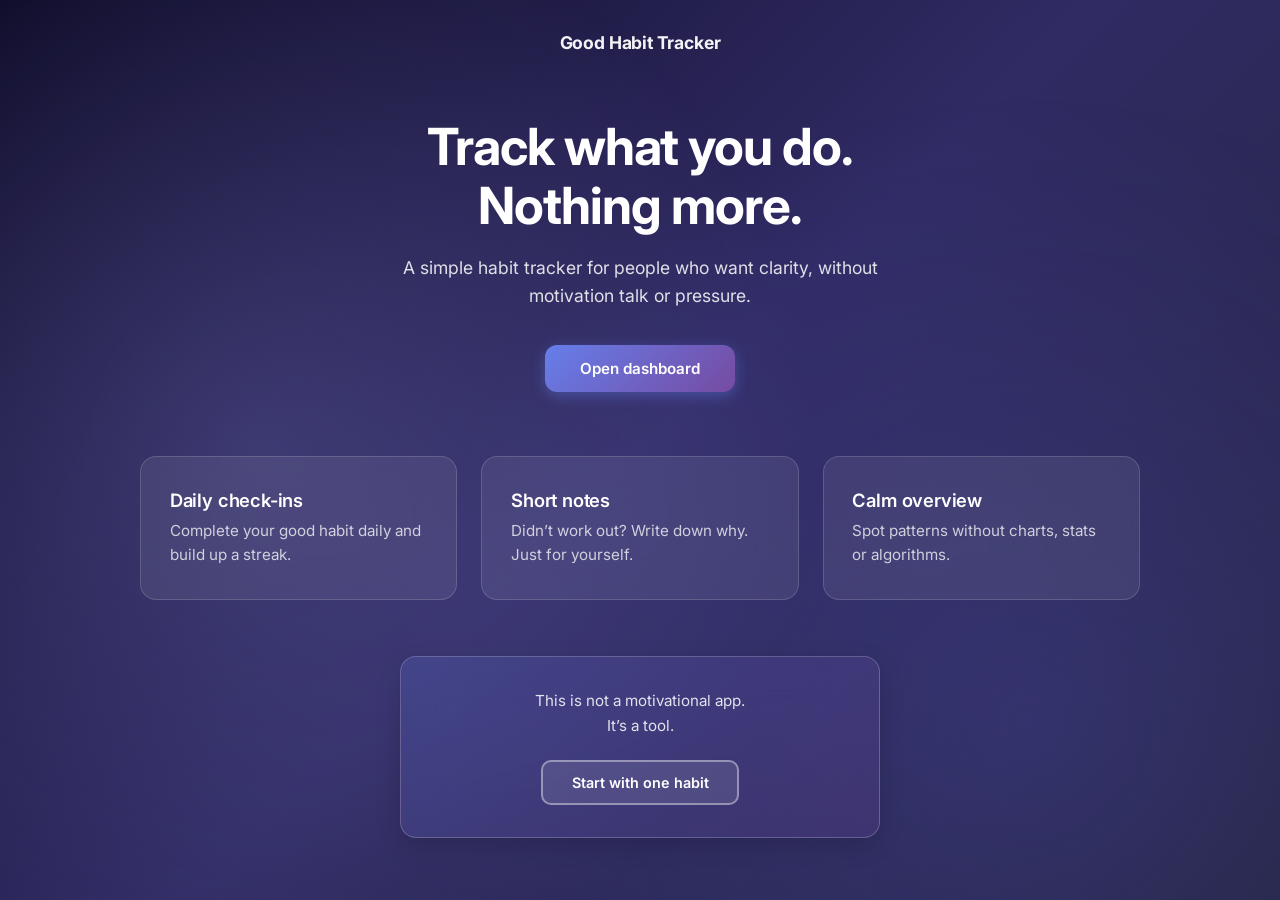
<file: index.html>
<!DOCTYPE html>
<html lang="en">

<head>
    <meta charset="UTF-8" />
    <meta name="viewport" content="width=device-width, initial-scale=1.0" />
    <title>Good Habit Tracker</title>



    <link rel="stylesheet" href="styles/index.css">
    <link rel="preconnect" href="https://fonts.googleapis.com">
    <link rel="preconnect" href="https://fonts.gstatic.com" crossorigin>
    <link href="https://fonts.googleapis.com/css2?family=Inter:wght@400;500;600;700;800&display=swap" rel="stylesheet">
</head>

<body>
    <main class="landing">

        <nav class="landing-nav">
            <span class="logo">Good Habit Tracker</span>
        </nav>

        <section class="hero">
            <h1>Track what you do.<br>Nothing more.</h1>
            <p>
                A simple habit tracker for people who want clarity,
                without motivation talk or pressure.
            </p>
            <a href="dashboard.html" class="primary-btn">Open dashboard</a>
        </section>

        <section class="info">
            <div class="info-item">
                <h3>Daily check-ins</h3>
                <p>Complete your good habit daily and build up a streak.</p>
            </div>

            <div class="info-item">
                <h3>Short notes</h3>
                <p>Didn’t work out? Write down why. Just for yourself.</p>
            </div>

            <div class="info-item">
                <h3>Calm overview</h3>
                <p>Spot patterns without charts, stats or algorithms.</p>
            </div>
        </section>

        <section class="closing">
            <p>
                This is not a motivational app.<br>
                It’s a tool.
            </p>
            <a href="dashboard.html" class="secondary-btn">
                Start with one habit
            </a>
        </section>

    </main>
</body>

</html>
</file>
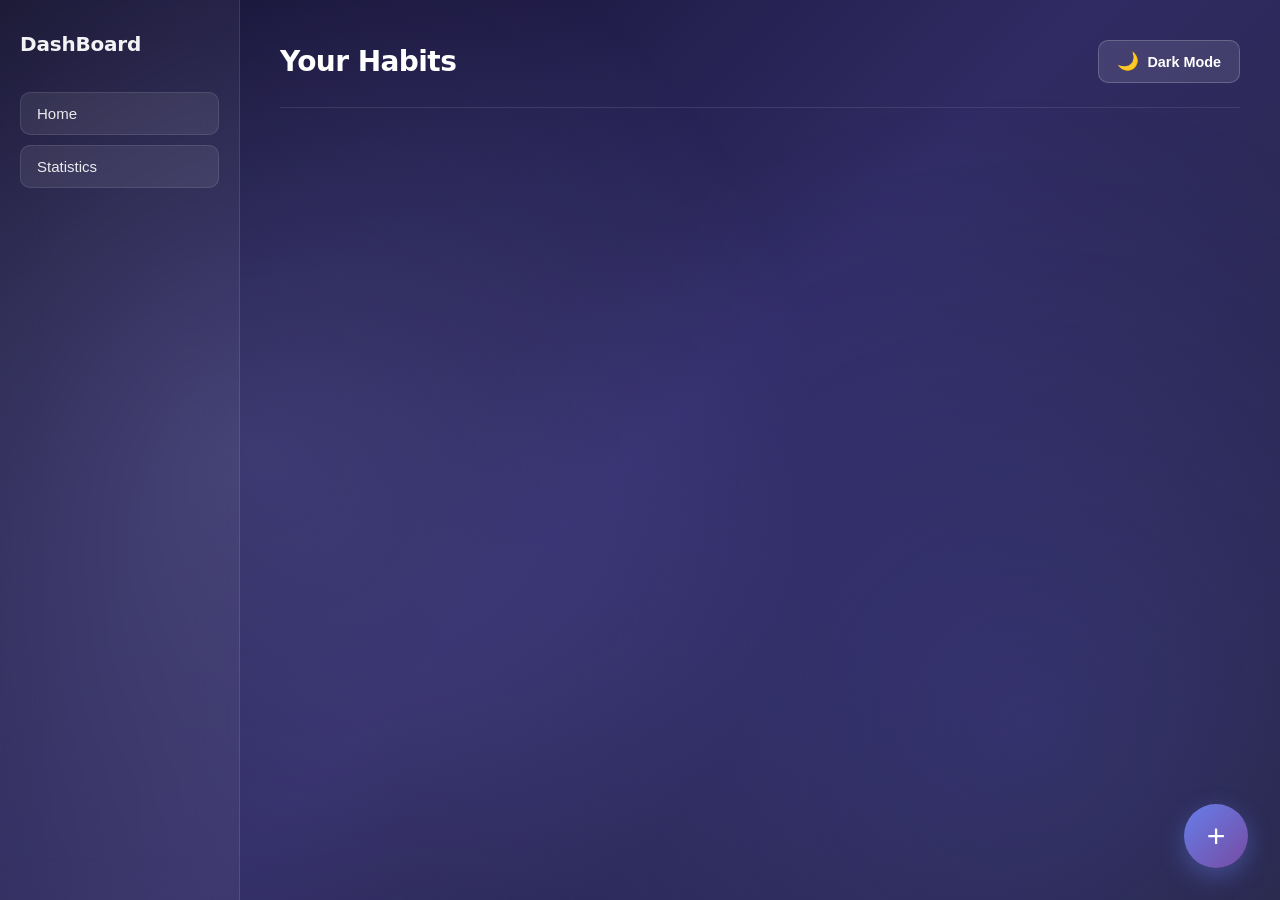
<file: dashboard.html>
<!DOCTYPE html>
<html lang="en">

<head>
    <meta charset="UTF-8" />
    <meta name="viewport" content="width=device-width, initial-scale=1.0" />
    <title>Habit Tracker Dashboard</title>
    <script>
        (function () {
            const theme = localStorage.getItem("theme");
            if (theme === "dark") {
                document.documentElement.classList.add("dark-mode");
            }
        })();
    </script>
    <link rel="stylesheet" href="styles/main.css" />
</head>

<body>

    <div id="dashboard-container">

        <!-- Sidebar -->
        <aside id="sidebar">
            <h2>DashBoard</h2>
            <nav>
                <ul>
                    <li><button onclick="window.location.href='index.html'" class="sidebar-btn">Home</button></li>
                    <li><button onclick="window.location.href='stats.html'" class="sidebar-btn">Statistics</button></li>
                </ul>
            </nav>
        </aside>

        <!-- Main content -->
        <main id="dashboard">
            <header class="dashboard-header">
                <h1>Your Habits</h1>
                <button id="darkmode-toggle" class="darkmode-btn">
                    <span>🌙</span> Dark Mode
                </button>
            </header>

            <div id="habits-grid"></div>
        </main>

        <!-- Floating Action Button -->
        <button id="add-habit-btn" class="fab">+</button>

        <!-- Modal (create & detail) -->
        <div id="habit-modal" class="modal">
            <div class="modal-content">
                <h3 id="modal-title">Create Habit</h3>
                <input id="habit-name" placeholder="Habit name" />
                <textarea id="habit-desc" placeholder="Description"></textarea>
                <div class="modal-actions">
                    <button class="btn" id="close-modal-btn">Cancel</button>
                    <button class="btn" id="confirm-btn">Create</button>

                </div>
            </div>
        </div>

        <div id="habit-detail-modal" class="modal">
            <div class="modal-content habit-detail">
                <h3 id="detail-title"></h3>
                <h3 id="detailStreak"></h3>
                <p id="detail-desc"></p>
                <div class="daily-log-section">
                    <label class="checkbox-row">
                        <input type="checkbox" id="completed-today" />
                        <span>Completed today</span>
                    </label>

                    <textarea id="daily-note" placeholder="Optional note for today..."></textarea>
                </div>
                <div class="detail-actions">
                    <button id="complete-today-btn" class="primary">
                        Complete for today
                    </button>
                    <button id="delete-habit-btn" class="danger">
                        Delete habit
                    </button>
                </div>
            </div>
        </div>
        <div id="delhabit" class="modal">
            <div class="modal-content delete-modal">
                <h3 id="delete-title">Delete habit</h3>
                <p id="detail-desc">Are you sure you want to delete this habit?</p>
                <button id="delete-habit-btn1" class="danger">
                    Delete habit
                </button>
            </div>
        </div>
    </div>

    </div>

    <script type="module" src="scripts/app.js"></script>
    <script type="module" src="scripts/darkmode.js"></script>
    <script type="module" src="scripts/statistics.js"></script>
</body>


</html>
</file>
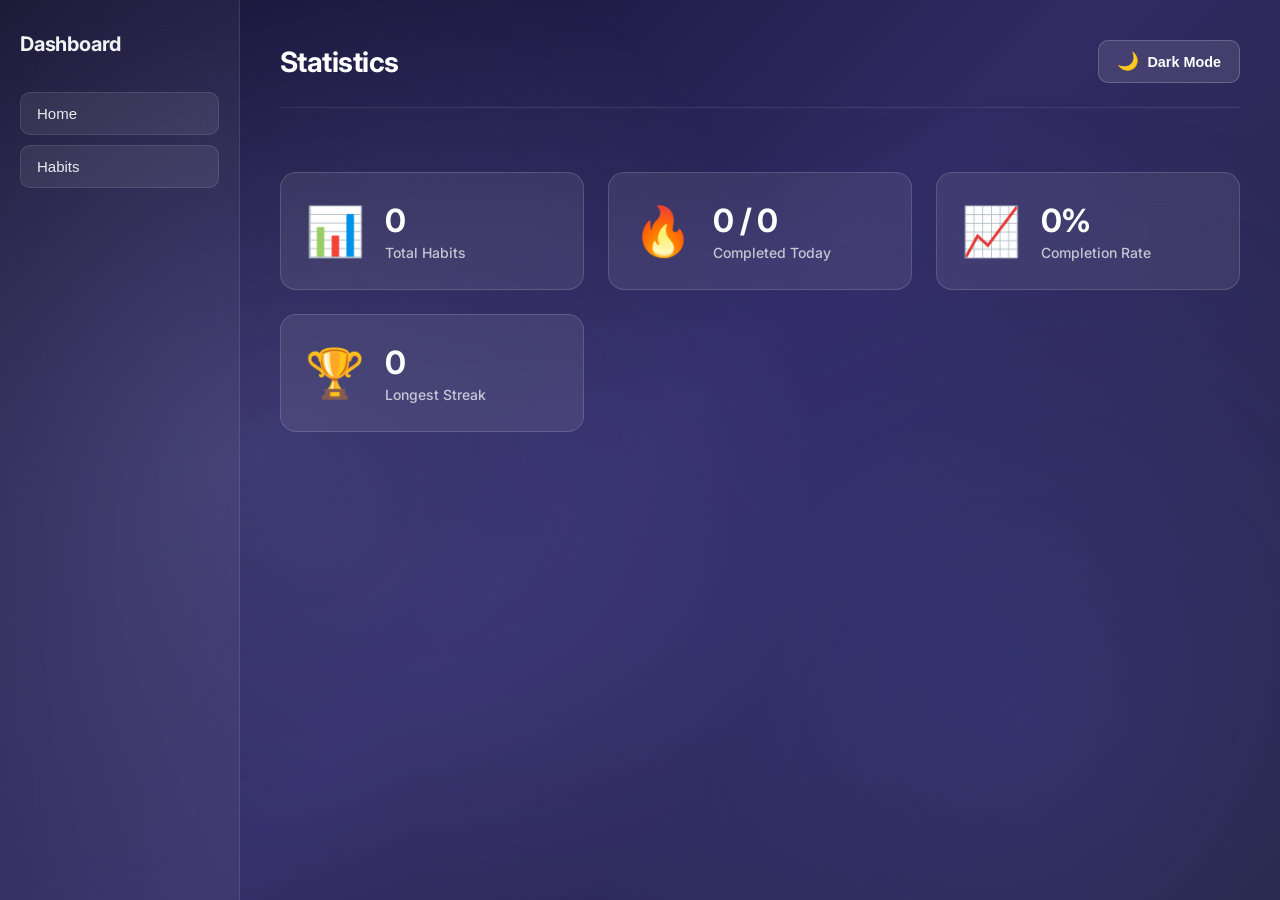
<file: stats.html>
<!DOCTYPE html>
<html lang="en">

<head>
    <meta charset="UTF-8" />
    <meta name="viewport" content="width=device-width, initial-scale=1.0" />
    <title>Statistics - Habit Tracker</title>
    <script>
        (function () {
            const theme = localStorage.getItem("theme");
            if (theme === "dark") {
                document.documentElement.classList.add("dark-mode");
            }
        })();
    </script>
    <link rel="stylesheet" href="styles/main.css" />
    <link rel="preconnect" href="https://fonts.googleapis.com">
    <link rel="preconnect" href="https://fonts.gstatic.com" crossorigin>
    <link href="https://fonts.googleapis.com/css2?family=Inter:wght@400;500;600;700;800&display=swap" rel="stylesheet">
</head>

<body>

    <div id="dashboard-container">

        <!-- Sidebar -->
        <aside id="sidebar">
            <h2>Dashboard</h2>
            <nav>
                <ul>
                    <li><button onclick="window.location.href='index.html'" class="sidebar-btn">Home</button></li>
                    <li><button onclick="window.location.href='dashboard.html'" class="sidebar-btn">Habits</button></li>
                    </li>
                </ul>
            </nav>
        </aside>

        <!-- Main content -->
        <main id="dashboard">
            <header class="dashboard-header">
                <h1>Statistics</h1>
                <button id="darkmode-toggle" class="darkmode-btn">
                    <span>🌙</span> Dark Mode
                </button>
            </header>

            <!-- Stats Overview -->
            <div class="stats-overview">
                <div class="stat-card">
                    <div class="stat-icon">📊</div>
                    <div class="stat-content">
                        <h3 id="total-habits">0</h3>
                        <p>Total Habits</p>
                    </div>
                </div>

                <div class="stat-card">
                    <div class="stat-icon">🔥</div>
                    <div class="stat-content">
                        <h3 id="completed-total">0 / 0</h3>
                        <p>Completed Today</p>
                    </div>
                </div>

                <div class="stat-card">
                    <div class="stat-icon">📈</div>
                    <div class="stat-content">
                        <h3 id="completion-rate">0%</h3>
                        <p>Completion Rate</p>
                    </div>
                </div>

                <div class="stat-card">
                    <div class="stat-icon">🏆</div>
                    <div class="stat-content">
                        <h3 id="longest-streak">0</h3>
                        <p>Longest Streak</p>
                    </div>
                </div>
            </div>

        </main>

    </div>

    <script type="module" src="scripts/app.js"></script>
    <script type="module" src="scripts/darkmode.js"></script>
    <script type="module" src="scripts/statistics.js"></script>
</body>


</html>
</file>
<file: styles/index.css>
* {
    box-sizing: border-box;
    margin: 0;
    padding: 0;
}

body {
    font-family: 'Inter', system-ui, sans-serif;
    color: #1e293b;
    margin: 0;
    overflow-x: hidden;
    background: #0f0c29;
    background: linear-gradient(135deg, #0f0c29 0%, #302b63 50%, #24243e 100%);
    min-height: 100vh;
    position: relative;
}

body::before {
    content: "";
    position: fixed;
    top: 0;
    left: 0;
    width: 100%;
    height: 100%;
    background:
        radial-gradient(circle at 20% 50%, rgba(120, 119, 198, 0.3) 0%, transparent 50%),
        radial-gradient(circle at 80% 80%, rgba(99, 102, 241, 0.2) 0%, transparent 50%);
    pointer-events: none;
    z-index: 0;
}

/* Layout */
.landing {
    max-width: 1200px;
    margin: 0 auto;
    padding: 2rem 1.5rem 3rem;
    position: relative;
    z-index: 1;
}

/* Nav */
.landing-nav {
    display: flex;
    justify-content: center;
    align-items: center;
    margin-bottom: 4rem;
}

.logo {
    font-weight: 700;
    font-size: 1.1rem;
    letter-spacing: -0.01em;
    color: #ffffff;
    opacity: 0.95;
}

/* Hero */
.hero {
    text-align: center;
    max-width: 680px;
    margin: 0 auto 4rem;
}

.hero h1 {
    font-size: 3.2rem;
    font-weight: 700;
    line-height: 1.15;
    letter-spacing: -0.02em;
    margin-bottom: 1.2rem;
    color: #ffffff;
}

.hero p {
    font-size: 1.1rem;
    color: rgba(255, 255, 255, 0.85);
    max-width: 520px;
    margin: 0 auto 2.2rem;
    line-height: 1.6;
}

/* Buttons */
.primary-btn {
    display: inline-block;
    padding: 0.85rem 2.2rem;
    font-weight: 600;
    font-size: 0.95rem;
    border-radius: 12px;
    background: linear-gradient(135deg, #667eea 0%, #764ba2 100%);
    color: #ffffff;
    box-shadow: 0 4px 14px rgba(102, 126, 234, 0.4);
    transition: all 0.2s ease;
    text-decoration: none;
}

.primary-btn:hover {
    transform: translateY(-2px);
    box-shadow: 0 6px 20px rgba(102, 126, 234, 0.5);
}

/* Cards */
.info {
    display: flex;
    gap: 1.5rem;
    max-width: 1000px;
    margin: 0 auto 3.5rem;
}

.info-item {
    flex: 1;
    background: rgba(255, 255, 255, 0.08);
    backdrop-filter: blur(20px);
    -webkit-backdrop-filter: blur(20px);
    border-radius: 16px;
    padding: 2rem 1.8rem;
    border: 1px solid rgba(255, 255, 255, 0.15);
    transition: all 0.3s ease;
}

.info-item:hover {
    transform: translateY(-4px);
    background: rgba(255, 255, 255, 0.12);
    box-shadow: 0 12px 30px rgba(0, 0, 0, 0.2);
    border-color: rgba(255, 255, 255, 0.25);
}

.info-item h3 {
    font-size: 1.15rem;
    font-weight: 600;
    margin-bottom: 0.5rem;
    letter-spacing: -0.01em;
    color: #ffffff;
}

.info-item p {
    font-size: 0.95rem;
    color: rgba(255, 255, 255, 0.75);
    line-height: 1.6;
}

/* Closing */
.closing {
    text-align: center;
    max-width: 480px;
    margin: 0 auto;
    background: linear-gradient(135deg, rgba(102, 126, 234, 0.2) 0%, rgba(118, 75, 162, 0.2) 100%);
    backdrop-filter: blur(20px);
    -webkit-backdrop-filter: blur(20px);
    padding: 2rem 1.8rem;
    border-radius: 16px;
    border: 1px solid rgba(255, 255, 255, 0.2);
    box-shadow: 0 8px 24px rgba(0, 0, 0, 0.15);
}

.closing p {
    font-size: 0.95rem;
    color: rgba(255, 255, 255, 0.85);
    margin-bottom: 1.4rem;
    line-height: 1.6;
}

.secondary-btn {
    display: inline-block;
    padding: 0.75rem 1.8rem;
    border-radius: 10px;
    font-size: 0.9rem;
    font-weight: 600;
    border: 2px solid rgba(255, 255, 255, 0.4);
    background: rgba(255, 255, 255, 0.1);
    color: #ffffff;
    text-decoration: none;
    transition: all 0.2s ease;
}

.secondary-btn:hover {
    background: rgba(255, 255, 255, 0.2);
    border-color: rgba(255, 255, 255, 0.6);
}

/* Responsive */
@media (max-width: 900px) {
    .info {
        flex-direction: column;
    }

    .hero h1 {
        font-size: 2.4rem;
    }

    .hero p {
        font-size: 1rem;
    }
}
</file>
<file: styles/main.css>
/* =========================
   Base / Reset
========================= */
* {
    box-sizing: border-box;
    margin: 0;
    padding: 0;
}

body {
    font-family: 'Inter', system-ui, sans-serif;
    background: linear-gradient(135deg, #0f0c29 0%, #302b63 50%, #24243e 100%);
    color: #ffffff;
    overflow-x: hidden;
    min-height: 100vh;
    position: relative;
}

body::before {
    content: "";
    position: fixed;
    top: 0;
    left: 0;
    width: 100%;
    height: 100%;
    background:
        radial-gradient(circle at 20% 50%, rgba(120, 119, 198, 0.3) 0%, transparent 50%),
        radial-gradient(circle at 80% 80%, rgba(99, 102, 241, 0.2) 0%, transparent 50%);
    pointer-events: none;
    z-index: 0;
}

.hidden {
    display: none;
}

/* =========================
   Layout / Dashboard
========================= */
#dashboard-container {
    display: flex;
    min-height: 100vh;
    position: relative;
    z-index: 1;
}

/* Sidebar */
#sidebar {
    width: 240px;
    background: rgba(255, 255, 255, 0.05);
    backdrop-filter: blur(20px);
    -webkit-backdrop-filter: blur(20px);
    border-right: 1px solid rgba(255, 255, 255, 0.1);
    color: white;
    padding: 32px 20px;
    flex-shrink: 0;
    display: flex;
    flex-direction: column;
}

#sidebar h2 {
    margin-top: 0;
    margin-bottom: 36px;
    font-size: 20px;
    font-weight: 700;
    letter-spacing: -0.01em;
    color: rgba(255, 255, 255, 0.95);
}

#sidebar nav ul {
    list-style: none;
    padding: 0;
    margin: 0;
}

#sidebar nav ul li {
    margin-bottom: 10px;
}

.sidebar-btn {
    width: 100%;
    background: rgba(255, 255, 255, 0.08);
    border: 1px solid rgba(255, 255, 255, 0.1);
    color: rgba(255, 255, 255, 0.9);
    text-align: left;
    padding: 12px 16px;
    border-radius: 10px;
    font-size: 15px;
    font-weight: 500;
    cursor: pointer;
    transition: all 0.2s ease;
}

.sidebar-btn:hover {
    background: rgba(255, 255, 255, 0.12);
    border-color: rgba(255, 255, 255, 0.2);
    transform: translateX(4px);
}

/* Main dashboard */
#dashboard {
    flex: 1;
    padding: 40px;
    display: flex;
    flex-direction: column;
    gap: 32px;
}

/* Header */
.dashboard-header {
    display: flex;
    justify-content: space-between;
    align-items: center;
    padding: 0 0 24px 0;
    border-bottom: 1px solid rgba(255, 255, 255, 0.1);
}

.dashboard-header h1 {
    font-size: 28px;
    color: #ffffff;
    font-weight: 700;
    letter-spacing: -0.02em;
}

/* Dark mode toggle button */
.darkmode-btn {
    background: rgba(255, 255, 255, 0.1);
    border: 1px solid rgba(255, 255, 255, 0.2);
    color: white;
    font-weight: 600;
    padding: 10px 18px;
    border-radius: 10px;
    cursor: pointer;
    transition: all 0.2s ease;
    display: flex;
    align-items: center;
    gap: 8px;
    font-size: 0.9rem;
}

.darkmode-btn:hover {
    background: rgba(255, 255, 255, 0.15);
    border-color: rgba(255, 255, 255, 0.3);
    transform: translateY(-2px);
}

.darkmode-btn:active {
    transform: translateY(0);
}

.darkmode-btn span {
    font-size: 1.1rem;
}

/* Habits grid */
#habits-grid {
    display: grid;
    grid-template-columns: repeat(auto-fill, minmax(280px, 1fr));
    gap: 24px;
}

/* =========================
   Habit Cards
========================= */
.habit-card {
    background: rgba(255, 255, 255, 0.08);
    backdrop-filter: blur(20px);
    -webkit-backdrop-filter: blur(20px);
    border: 1px solid rgba(255, 255, 255, 0.15);
    border-radius: 16px;
    padding: 24px;
    min-height: 280px;
    display: flex;
    flex-direction: column;
    justify-content: space-between;
    cursor: pointer;
    transition: all 0.3s ease;
}

.habit-card:hover {
    transform: translateY(-6px);
    background: rgba(255, 255, 255, 0.12);
    border-color: rgba(255, 255, 255, 0.25);
    box-shadow: 0 12px 30px rgba(0, 0, 0, 0.3);
}

/* Habit card content */
.habit-header {
    display: flex;
    justify-content: space-between;
    align-items: flex-start;
    gap: 12px;
}

.habit-header h3 {
    font-size: 18px;
    color: #ffffff;
    margin: 0;
    word-break: break-word;
    font-weight: 600;
    letter-spacing: -0.01em;
}

.habit-streak {
    background: linear-gradient(135deg, #667eea 0%, #764ba2 100%);
    color: white;
    font-size: 12px;
    font-weight: 600;
    padding: 4px 10px;
    border-radius: 12px;
    white-space: nowrap;
}

.habit-desc {
    margin-top: 12px;
    font-size: 14px;
    color: rgba(255, 255, 255, 0.7);
    flex-grow: 1;
    line-height: 1.5;
}

.habit-card button.delete-btn {
    background: rgba(239, 68, 68, 0.15);
    border: 1px solid rgba(239, 68, 68, 0.3);
    border-radius: 8px;
    color: #fca5a5;
    font-weight: 600;
    padding: 8px 16px;
    cursor: pointer;
    margin-top: 12px;
    transition: all 0.2s ease;
}

.habit-card button.delete-btn:hover {
    background: rgba(239, 68, 68, 0.25);
    border-color: rgba(239, 68, 68, 0.5);
}

/* =========================
   Floating Button
========================= */
.fab {
    position: fixed;
    bottom: 32px;
    right: 32px;
    width: 64px;
    height: 64px;
    border-radius: 50%;
    font-size: 32px;
    background: linear-gradient(135deg, #667eea 0%, #764ba2 100%);
    color: white;
    border: none;
    cursor: pointer;
    z-index: 9999;
    box-shadow: 0 8px 24px rgba(102, 126, 234, 0.4);
    transition: all 0.3s ease;
    display: flex;
    align-items: center;
    justify-content: center;
}

.fab:hover {
    transform: scale(1.1) rotate(90deg);
    box-shadow: 0 12px 32px rgba(102, 126, 234, 0.5);
}

/* =========================
   Modals
========================= */
.modal {
    position: fixed;
    inset: 0;
    background: rgba(0, 0, 0, 0.6);
    backdrop-filter: blur(8px);
    display: none;
    align-items: center;
    justify-content: center;
    z-index: 3000;
}

.modal-content {
    background: rgba(30, 30, 60, 0.95);
    backdrop-filter: blur(20px);
    -webkit-backdrop-filter: blur(20px);
    border: 1px solid rgba(255, 255, 255, 0.15);
    padding: 32px;
    border-radius: 16px;
    width: 420px;
    display: flex;
    flex-direction: column;
    gap: 16px;
    box-shadow: 0 20px 60px rgba(0, 0, 0, 0.5);
}

.modal-content h3 {
    color: #ffffff;
    font-size: 20px;
    font-weight: 600;
    margin: 0;
}

.modal-content input,
.modal-content textarea {
    padding: 12px 14px;
    border-radius: 10px;
    border: 1px solid rgba(255, 255, 255, 0.15);
    background: rgba(255, 255, 255, 0.08);
    color: #ffffff;
    font-size: 15px;
    width: 100%;
    font-family: inherit;
    transition: all 0.2s ease;
}

.modal-content input::placeholder,
.modal-content textarea::placeholder {
    color: rgba(255, 255, 255, 0.4);
}

.modal-content input:focus,
.modal-content textarea:focus {
    outline: none;
    border-color: rgba(102, 126, 234, 0.5);
    background: rgba(255, 255, 255, 0.12);
}

.modal-actions {
    display: flex;
    justify-content: flex-end;
    gap: 12px;
    margin-top: 8px;
}

.modal-actions button {
    padding: 10px 20px;
    border-radius: 10px;
    border: none;
    cursor: pointer;
    font-weight: 600;
    font-size: 14px;
    transition: all 0.2s ease;
}

.primary {
    background: linear-gradient(135deg, #667eea 0%, #764ba2 100%);
    color: white;
}

.primary:hover {
    transform: translateY(-2px);
    box-shadow: 0 6px 20px rgba(102, 126, 234, 0.4);
}

#close-modal-btn,
#close-modal-btn1 {
    background: rgba(255, 255, 255, 0.1);
    color: rgba(255, 255, 255, 0.8);
    border: 1px solid rgba(255, 255, 255, 0.15);
}

#close-modal-btn:hover,
#close-modal-btn1:hover {
    background: rgba(255, 255, 255, 0.15);
}

#confirm-btn {
    background: linear-gradient(135deg, #667eea 0%, #764ba2 100%);
    color: white;
}

#confirm-btn:hover {
    transform: translateY(-2px);
    box-shadow: 0 6px 20px rgba(102, 126, 234, 0.4);
}

/* Habit detail modal */
.habit-detail {
    width: 460px;
    border-radius: 16px;
    padding: 32px;
    position: relative;
}

#detailStreak {
    position: absolute;
    top: 32px;
    right: 32px;
    background: linear-gradient(135deg, #667eea 0%, #764ba2 100%);
    color: white;
    font-size: 12px;
    font-weight: 600;
    padding: 6px 12px;
    border-radius: 12px;
    margin: 0;
}

#detail-title {
    padding-right: 80px;
}

.habit-detail h3 {
    margin: 0 0 8px 0;
    font-size: 22px;
}

.habit-detail p {
    color: rgba(255, 255, 255, 0.8);
    line-height: 1.5;
    font-size: 15px;
}

.habit-detail .habit-desc {
    color: rgba(255, 255, 255, 0.7);
}

/* Detail actions */
.detail-actions {
    display: flex;
    gap: 12px;
    margin-top: 20px;
}

.detail-actions button {
    flex: 1;
    padding: 12px;
    border-radius: 10px;
    border: none;
    font-weight: 600;
    cursor: pointer;
    font-size: 14px;
    transition: all 0.2s ease;
}

.habit-card button.done {
    background: linear-gradient(135deg, #22c55e, #16a34a);
    color: white;
}

.delete-modal {
    align-items: center;
    text-align: center;
}

#delete-habit-btn1 {
    padding: 10px 24px;
    border-radius: 10px;
    background: rgba(239, 68, 68, 0.2);
    border: 1px solid rgba(239, 68, 68, 0.4);
    color: #fca5a5;
    font-weight: 600;
    cursor: pointer;
    transition: all 0.2s ease;
}

#delete-habit-btn1:hover {
    background: rgba(239, 68, 68, 0.3);
    border-color: rgba(239, 68, 68, 0.6);
}

button.danger {
    background: rgba(239, 68, 68, 0.2);
    border: 1px solid rgba(239, 68, 68, 0.4);
    color: #fca5a5;
}

button.danger:hover {
    background: rgba(239, 68, 68, 0.3);
    border-color: rgba(239, 68, 68, 0.6);
    transform: translateY(-2px);
}

/* =========================
   Daily logs
========================= */
.daily-log-section {
    margin-top: 16px;
    padding-top: 20px;
    border-top: 1px solid rgba(255, 255, 255, 0.1);
    display: flex;
    flex-direction: column;
    gap: 14px;
}

.daily-check {
    width: 36px;
    height: 36px;
    border-radius: 50%;
    border: 2px solid #667eea;
    background: transparent;
    color: #667eea;
    font-weight: 700;
    cursor: pointer;
    transition: all 0.2s ease;
}

.daily-check:hover {
    background: rgba(102, 126, 234, 0.15);
    border-color: #764ba2;
}

.daily-check.done {
    background: linear-gradient(135deg, #667eea, #764ba2);
    color: white;
    border-color: transparent;
}

.checkbox-row {
    display: flex;
    align-items: center;
    gap: 12px;
    font-weight: 500;
    cursor: pointer;
    color: rgba(255, 255, 255, 0.9);
}

.checkbox-row input {
    width: 18px;
    height: 18px;
    cursor: pointer;
    accent-color: #667eea;
}

.daily-log-section textarea {
    resize: none;
    min-height: 90px;
    padding: 12px 14px;
    border-radius: 10px;
    border: 1px solid rgba(255, 255, 255, 0.15);
    background: rgba(255, 255, 255, 0.08);
    color: #ffffff;
    font-family: inherit;
    font-size: 14px;
    line-height: 1.5;
}

.daily-log-section textarea::placeholder {
    color: rgba(255, 255, 255, 0.4);
}

.daily-log-section textarea:focus {
    outline: none;
    border-color: rgba(102, 126, 234, 0.5);
    background: rgba(255, 255, 255, 0.12);
}

/* =========================
   Statistics Page
========================= */

.stats-overview {
    display: grid;
    grid-template-columns: repeat(auto-fit, minmax(240px, 1fr));
    gap: 24px;
    margin-top: 32px;
}

.stat-card {
    background: rgba(255, 255, 255, 0.08);
    backdrop-filter: blur(20px);
    -webkit-backdrop-filter: blur(20px);
    border: 1px solid rgba(255, 255, 255, 0.15);
    border-radius: 16px;
    padding: 28px 24px;
    display: flex;
    align-items: center;
    gap: 20px;
    transition: all 0.3s ease;
}

.stat-card:hover {
    transform: translateY(-4px);
    background: rgba(255, 255, 255, 0.12);
    border-color: rgba(255, 255, 255, 0.25);
    box-shadow: 0 12px 30px rgba(0, 0, 0, 0.3);
}

.stat-card.highlight {
    background: linear-gradient(135deg, rgba(102, 126, 234, 0.2) 0%, rgba(118, 75, 162, 0.2) 100%);
    border-color: rgba(102, 126, 234, 0.3);
}

.stat-card.highlight:hover {
    background: linear-gradient(135deg, rgba(102, 126, 234, 0.25) 0%, rgba(118, 75, 162, 0.25) 100%);
    border-color: rgba(102, 126, 234, 0.4);
}

.stat-icon {
    font-size: 48px;
    line-height: 1;
    flex-shrink: 0;
}

.stat-content {
    flex: 1;
}

.stat-content h3 {
    font-size: 32px;
    font-weight: 700;
    color: #ffffff;
    margin: 0 0 4px 0;
    letter-spacing: -0.02em;
}

.stat-content p {
    font-size: 14px;
    color: rgba(255, 255, 255, 0.7);
    margin: 0;
    font-weight: 500;
}

/* =========================
   Dark mode
========================= */

/* Add transition class */
html.theme-transition,
html.theme-transition *,
html.theme-transition::before {
    transition: background 0.4s ease, background-color 0.4s ease, color 0.4s ease, border-color 0.4s ease, box-shadow 0.4s ease !important;
}

html.dark-mode body {
    background: linear-gradient(135deg, #19191a 0%, #141414 50%, #19191a 100%);
    color: #e0e0e0;
}

html.dark-mode::before {
    background:
        radial-gradient(circle at 20% 50%, rgba(80, 79, 138, 0.2) 0%, transparent 50%),
        radial-gradient(circle at 80% 80%, rgba(60, 60, 180, 0.15) 0%, transparent 50%);
}

html.dark-mode #sidebar {
    background: rgba(255, 255, 255, 0.03);
    border-color: rgba(255, 255, 255, 0.05);
}

html.dark-mode .habit-card {
    background: rgba(255, 255, 255, 0.05);
    border-color: rgba(255, 255, 255, 0.08);
}

html.dark-mode .habit-card:hover {
    background: rgba(255, 255, 255, 0.08);
    border-color: rgba(255, 255, 255, 0.15);
}

html.dark-mode .modal-content,
html.dark-mode .habit-detail {
    background: rgba(20, 20, 40, 0.98);
}

html.dark-mode .stat-card {
    background: rgba(255, 255, 255, 0.05);
    border-color: rgba(255, 255, 255, 0.08);
}

html.dark-mode .stat-card:hover {
    background: rgba(255, 255, 255, 0.08);
    border-color: rgba(255, 255, 255, 0.15);
}

html.dark-mode .stat-card.highlight {
    background: linear-gradient(135deg, rgba(102, 126, 234, 0.15) 0%, rgba(118, 75, 162, 0.15) 100%);
    border-color: rgba(102, 126, 234, 0.25);
}

html.dark-mode .stat-card.highlight:hover {
    background: linear-gradient(135deg, rgba(102, 126, 234, 0.2) 0%, rgba(118, 75, 162, 0.2) 100%);
    border-color: rgba(102, 126, 234, 0.35);
}

/* Responsive */
@media (max-width: 900px) {
    #sidebar {
        width: 200px;
    }

    #dashboard {
        padding: 24px;
    }

    #habits-grid {
        grid-template-columns: 1fr;
    }

    .stats-overview {
        grid-template-columns: 1fr;
    }
}
</file>
